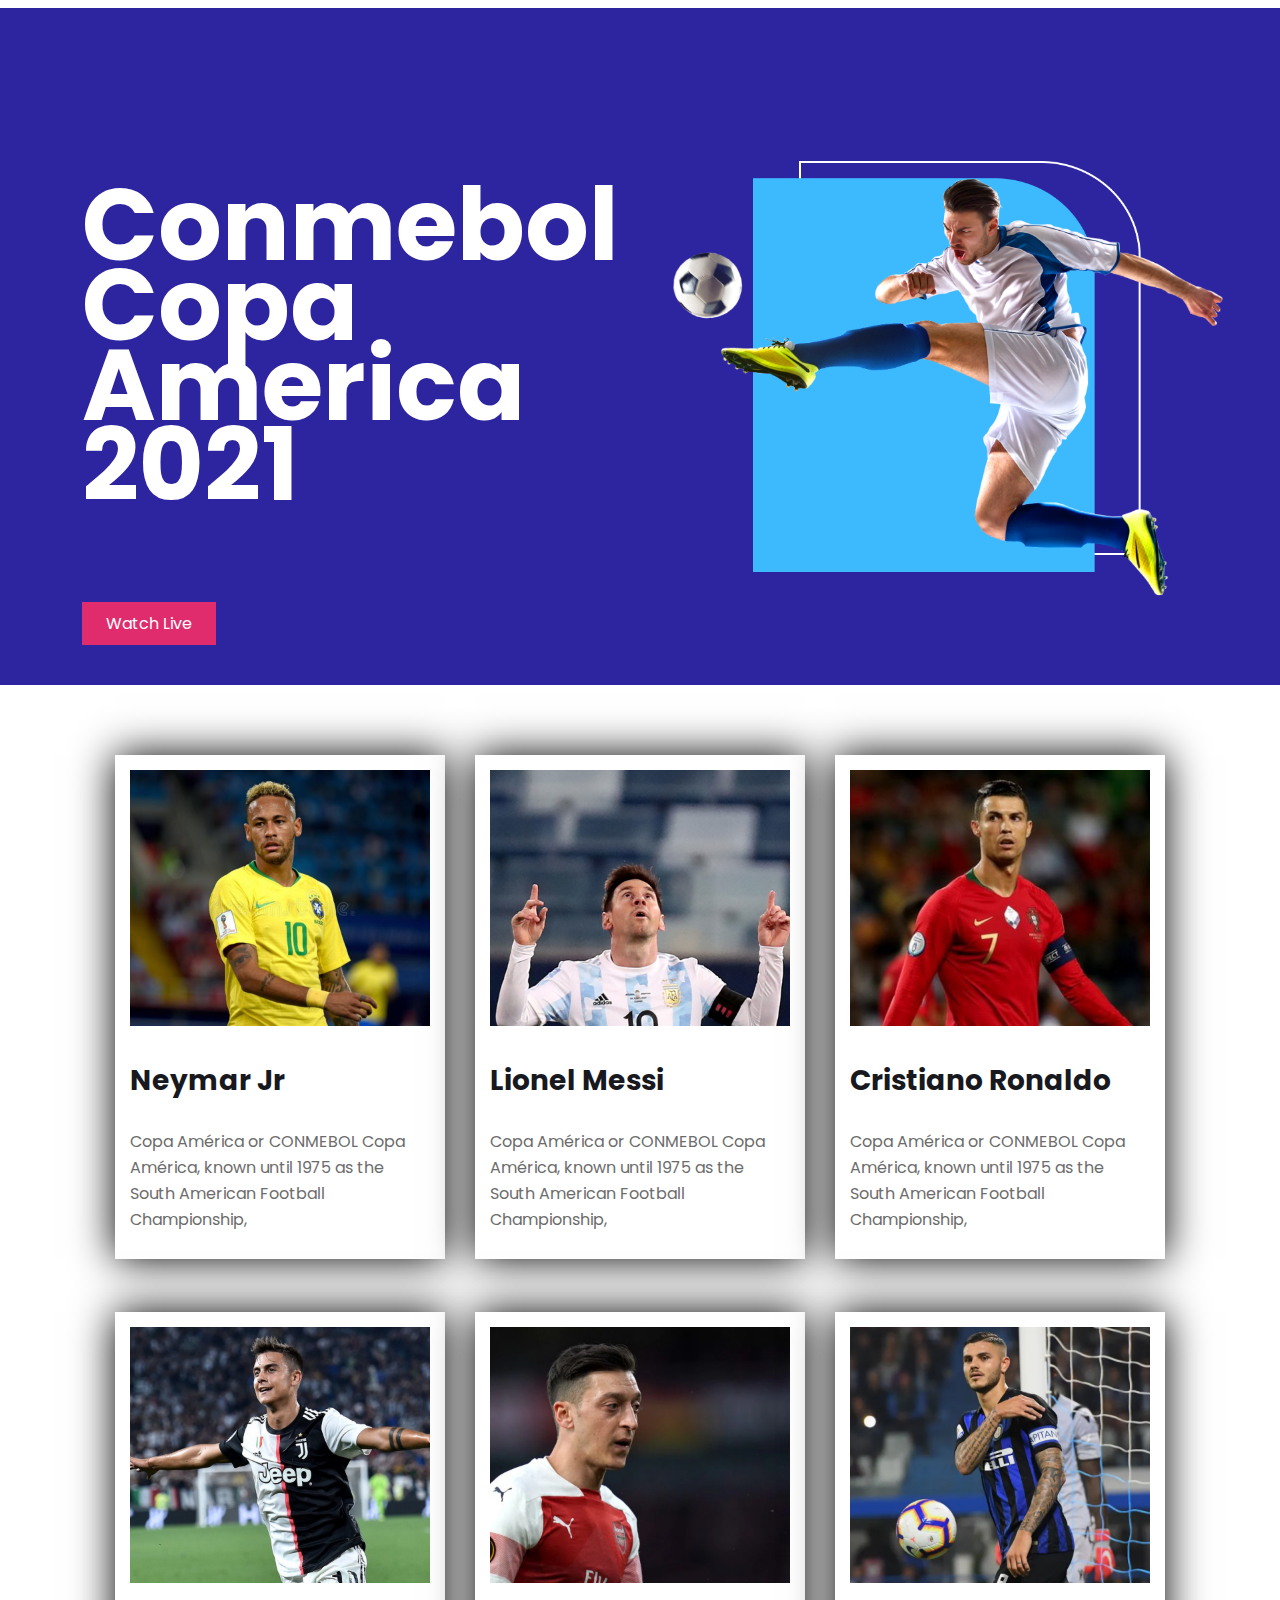
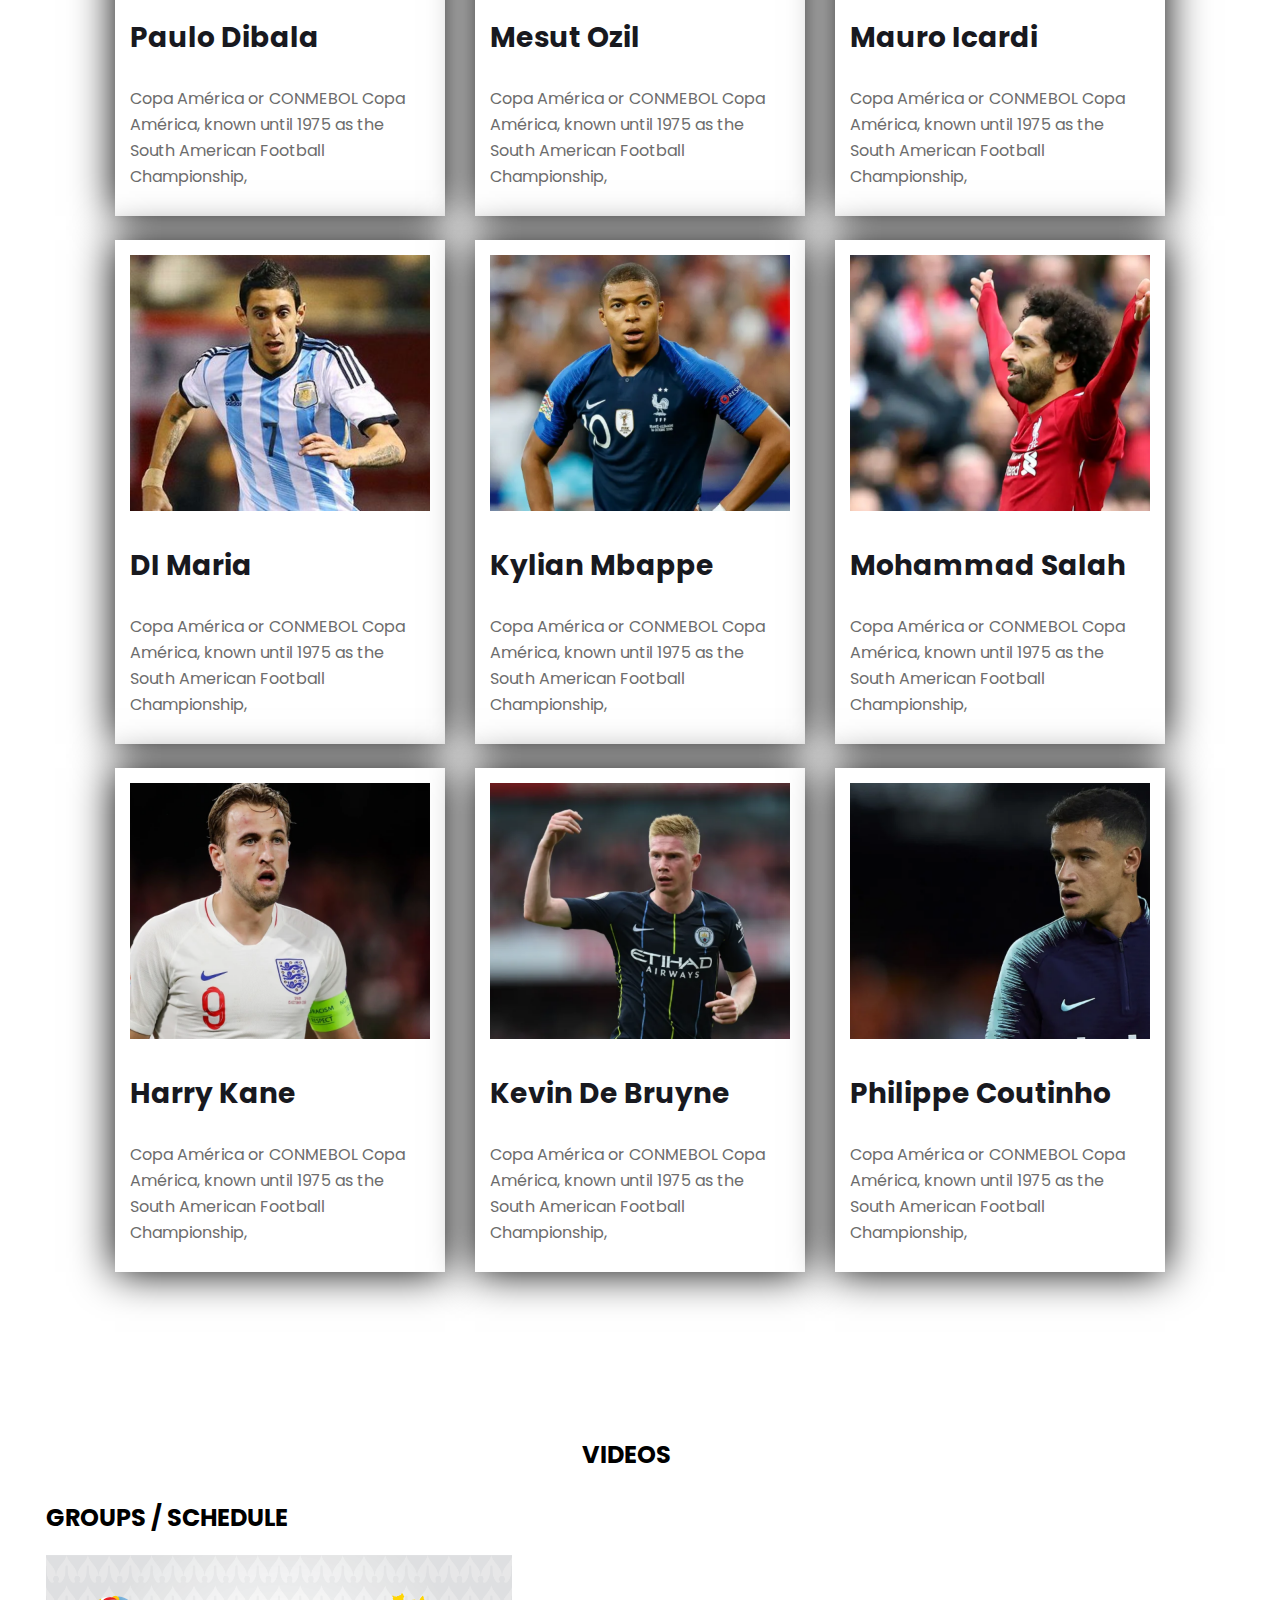
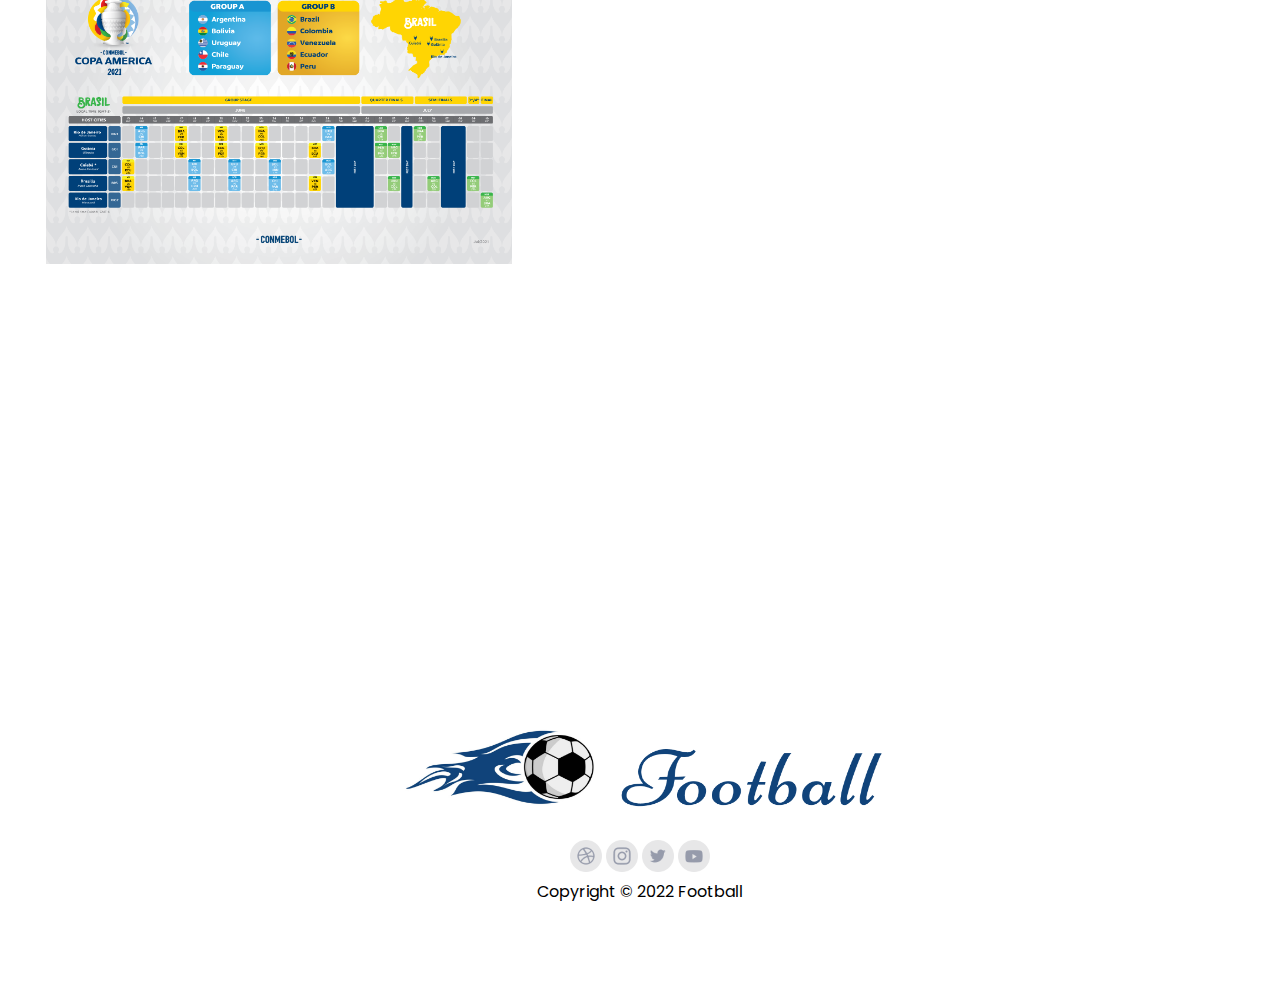
<file: index.html>
<!DOCTYPE html>
<html lang="en">
<head>
    <meta charset="UTF-8">
    <meta http-equiv="X-UA-Compatible" content="IE=edge">
    <meta name="viewport" content="width=device-width, initial-scale=1.0">
    <title>Document</title>
    <link rel="stylesheet" href="style.css">
</head>
<body>
    <header>
        <main>
            <section class="box">
                <div class="top-h">
                    <h1>Conmebol <br> Copa America <br> 2021</h1>
                    <a class="live" href="https://copaamerica.com/en/">Watch Live</a>
                </div>
                <div class="banner">
                    <img src="images/banner.png" alt="">
                </div>
            </section> 


            <section class="container-1">
                <div class="top-players">
                    <div class="players">
                        <div class="player">
                            <img src="images/players/player-1.png" alt="">
                            <h3 class="striker">Neymar Jr</h3>
                            <p class="field">
                                Copa América or CONMEBOL Copa América, known until 1975 as the South American Football Championship, 
                            </p>
                        </div>
                        <div class="player">
                            <img src="images/players/player-2.png" alt="">
                            <h3 class="striker">Lionel Messi</h3>
                            <p class="field">
                                Copa América or CONMEBOL Copa América, known until 1975 as the South American Football Championship,
                            </p>
                        </div>
                        <div class="player">
                            <img src="images/players/player-3.png" alt="">
                            <h3 class="striker">Cristiano Ronaldo</h3>
                            <p class="field">
                                Copa América or CONMEBOL Copa América, known until 1975 as the South American Football Championship,
                            </p>
                        </div>
                    </div>
                </div>
                

            </section>

            <section class="container-2">
                <div class="top-players">
                    <div class="players-2">
                        <div class="player">
                            <img src="images/players/player-4.png" alt="">
                            <h3 class="striker">Paulo Dibala</h3>
                            <p class="field">
                                Copa América or CONMEBOL Copa América, known until 1975 as the South American Football Championship, 
                            </p>
                        </div>
                        <div class="player">
                            <img src="images/players/player-5.png" alt="">
                            <h3 class="striker">Mesut Ozil</h3>
                            <p class="field">
                                Copa América or CONMEBOL Copa América, known until 1975 as the South American Football Championship,
                            </p>
                        </div>
                        <div class="player">
                            <img src="images/players/player-6.png" alt="">
                            <h3 class="striker">Mauro Icardi</h3>
                            <p class="field">
                                Copa América or CONMEBOL Copa América, known until 1975 as the South American Football Championship,
                            </p>
                        </div>
                    </div>
                </div>
                

            </section>

            <section class="container-3">
                <div class="top-players">
                    <div class="players-3">
                        <div class="player">
                            <img src="images/players/player-7.png" alt="">
                            <h3 class="striker">DI Maria</h3>
                            <p class="field">
                                Copa América or CONMEBOL Copa América, known until 1975 as the South American Football Championship, 
                            </p>
                        </div>
                        <div class="player">
                            <img src="images/players/player-8.png" alt="">
                            <h3 class="striker">Kylian Mbappe</h3>
                            <p class="field">
                                Copa América or CONMEBOL Copa América, known until 1975 as the South American Football Championship,
                            </p>
                        </div>
                        <div class="player">
                            <img src="images/players/player-9.png" alt="">
                            <h3 class="striker">Mohammad Salah</h3>
                            <p class="field">
                                Copa América or CONMEBOL Copa América, known until 1975 as the South American Football Championship,
                            </p>
                        </div>
                    </div>
                </div>
                

            </section>

            <section class="container-4">
                <div class="top-players">
                    <div class="players-4">
                        <div class="player">
                            <img src="images/players/player-10.png" alt="">
                            <h3 class="striker">Harry Kane</h3>
                            <p class="field">
                                Copa América or CONMEBOL Copa América, known until 1975 as the South American Football Championship, 
                            </p>
                        </div>
                        <div class="player">
                            <img src="images/players/player-11.png" alt="">
                            <h3 class="striker">Kevin De Bruyne</h3>
                            <p class="field">
                                Copa América or CONMEBOL Copa América, known until 1975 as the South American Football Championship,
                            </p>
                        </div>
                        <div class="player">
                            <img src="images/players/player-12.png" alt="">
                            <h3 class="striker">Philippe Coutinho</h3>
                            <p class="field">
                                Copa América or CONMEBOL Copa América, known until 1975 as the South American Football Championship,
                            </p>
                        </div>
                    </div>
                </div>
                

            </section>


            <section >
                <div class="calender">
                    
                    <div class="match"><h2 class="schedule">GROUPS / SCHEDULE</h2>
                        <img src="images/CA2021@2x.png" alt=""></div>

                    <div class="extra"><br><H2>VIDEOS</H2><iframe width="567" height="427" src="https://www.youtube.com/embed/6tLxv5EsszA" title="YouTube video player" frameborder="0" allow="accelerometer; autoplay; clipboard-write; encrypted-media; gyroscope; picture-in-picture" allowfullscreen
                        ></iframe></div>
                    </div>  
                    <footer>
                       <div class="logo"><img src="images/Logo.png" alt=""></div>
                       <div class="icon">
                            <img src="images/Social Icons/Dribbble.png" alt="">
                            <img src="images/Social Icons/Instagram.png" alt="">
                            <img src="images/Social Icons/Twitter.png" alt="">
                            <img src="images/Social Icons/Youtube.png" alt="">
                       </div>
                       Copyright &copy; 2022 Football
                       
                    </footer>  
                    
                    
                    
                    
                
            </section>


        </main>
    </header>
</body>
</html>
</file>
<file: style.css>
@import url('https://fonts.googleapis.com/css2?family=Poppins:wght@700&display=swap');
body{font-family: 'Poppins', sans-serif;background-color: #FFFFFF;
}
main{align-items: center; display: flex;flex-direction: column;}

.top-h{width: 485px;
    height: 230px;
    font-size: 50px;color: #FFFFFF;
    line-height: 80px;padding-top: 110px;
    padding-bottom: 240px;padding-left: 156px;transition: width 1s;
}
.live{text-decoration: none;
    background-color: #E02C6D;margin-bottom: 170px;
    width: 168px;height: 44px;padding: 10px 24px 10px 24px ;
    font-size: 16px;font-weight: 500px;color: #FFFFFF;
    
}
.box{background: #2D25A0;
    height: 677px;
    display: flex;}
.banner img{width: 556px;height: 438px;
    padding: 153px 130px 86px 102px;
}
.top-h:hover{width: 500px;}

.container-1{align-items: center;display: flex;margin-bottom: 27px;
margin-top: 70px;}
.top-players{margin-bottom: 27px;}
.players{display: grid;
grid-template-columns: repeat(3, 1fr);grid-column-gap: 30px;
}
.player img{width: 300px;
height: 256px;}
.player{
    height: 474px;width: 300px;
    background-color:  #FFFFFF;box-shadow: 0 0 40px;
    padding-left: 15px;padding-top: 15px;padding-right: 15px;padding-bottom: 15px;
}
.striker{font-size: 28px;font-weight: bold;
    line-height: 40px;color: #18191F;
}
.field{font-size: 16px;margin: 10px 0px;
line-height: 26px; color: #6C6C6C;width: 300px;
height: 104px;}
.container-2{align-items: center;width: 1050px;height: 474px;
    margin-bottom: 27px;display: flex;margin-top: 27px;}
.players-2{display: grid;
    grid-template-columns: repeat(3, 1fr);grid-column-gap: 30px;}
.container-3{align-items: center;width: 1050px;height: 474px;
    margin-bottom: 27px;display: flex;margin-top: 27px;}
.players-3{display: grid;
    grid-template-columns: repeat(3, 1fr);grid-column-gap: 30px;}
.container-4{align-items: center;width: 1050px;height: 474px;
    margin-bottom: 27px;display: flex;margin-top: 27px;}
.players-4{display: grid;
        grid-template-columns: repeat(3, 1fr);grid-column-gap: 30px;}
.calender{
    width: 466px;height: 309px;
    margin: 224px 792px 493px 69px;display: flex;align-items: center;
}
.calender img{width: 466px;height: 309px;}
.extra{margin: 400px 156px 434px 70px;}

footer {text-align: center;height: 213px;margin-bottom: 63px;}
.icon img{height:  32px; width:  32px;}
.logo img{width: 484px;height: 110px;}
</file>
